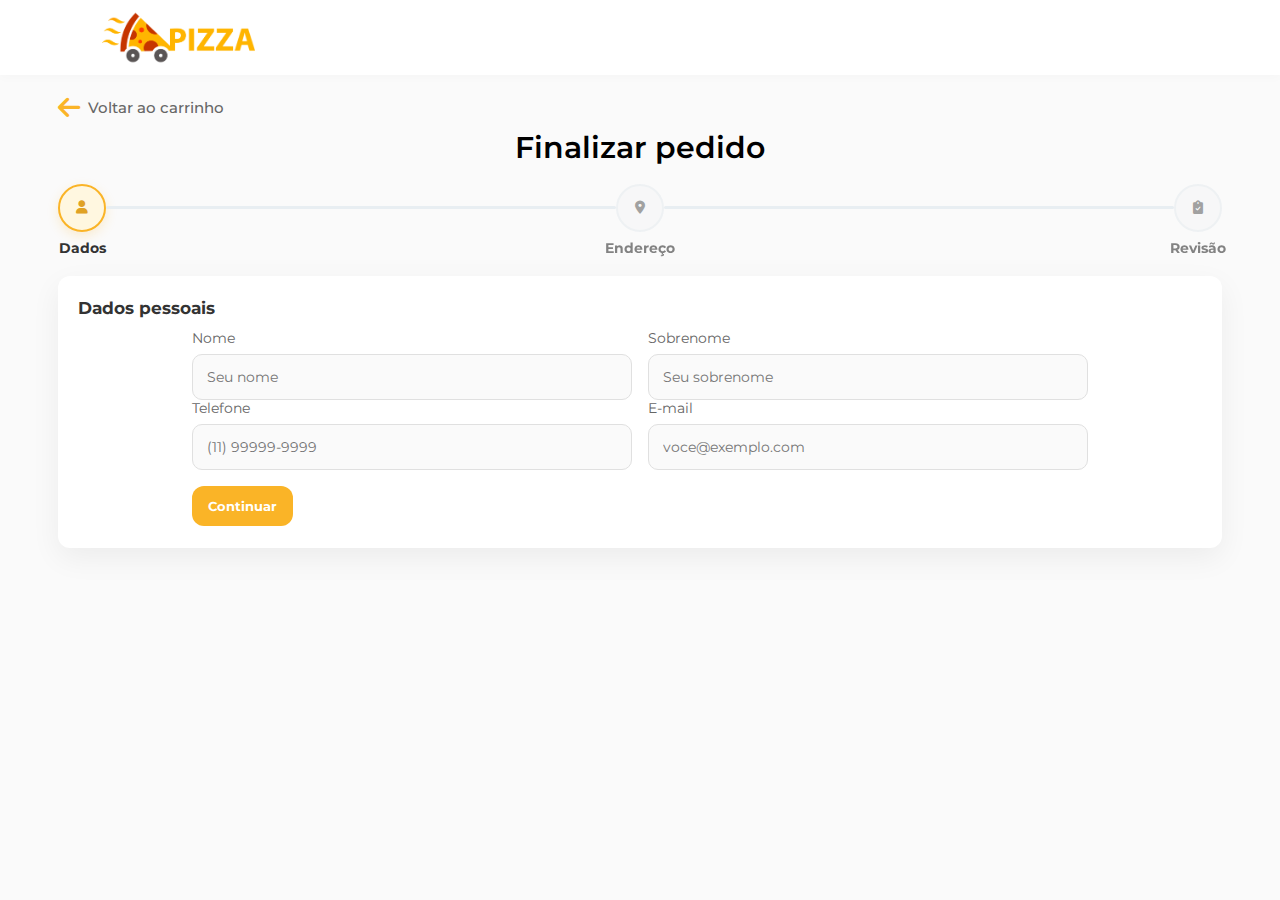
<file: checkout.html>
<!DOCTYPE html>
<html lang="pt-BR">
<head>
  <meta charset="UTF-8">
  <meta http-equiv="X-UA-Compatible" content="IE=edge">
  <meta name="viewport" content="width=device-width, initial-scale=1.0">
  <link rel="shortcut icon" href="favicon.ico" type="image/x-icon">
  <link rel="stylesheet" href="https://cdnjs.cloudflare.com/ajax/libs/font-awesome/6.0.0-beta3/css/all.min.css">
  <link rel="stylesheet" href="css/style.css">
  <link rel="stylesheet" href="css/checkout.css">
  <link href="https://fonts.googleapis.com/css?family=Hepta+Slab:400,700|Lato:400,700&display=swap" rel="stylesheet">
  <title>Checkout - Pizzaria</title>
</head>
<body class="checkout-page">
  <header class="header"></header>

  <main class="checkout">
    <div class="checkout-container">
      <div class="checkout-topbar">
        <a href="menu.html" class="top-link"><i class="fas fa-arrow-left"></i> Voltar ao carrinho</a>
      </div>
      <h1 class="checkout-title">Finalizar pedido</h1>

      <div class="stepper" role="tablist" aria-label="Etapas do checkout">
        <button class="step" data-step="1" type="button" role="tab" aria-current="step" aria-label="Etapa 1: Dados pessoais">
          <span class="step-icon" aria-hidden="true">
            <i class="icon-default fas fa-user"></i>
            <i class="icon-check fas fa-check"></i>
          </span>
          <span class="step-label">Dados</span>
        </button>
        <span class="connector" aria-hidden="true"></span>
        <button class="step" data-step="2" type="button" role="tab" aria-label="Etapa 2: Endereço de entrega" disabled>
          <span class="step-icon" aria-hidden="true">
            <i class="icon-default fas fa-map-marker-alt"></i>
            <i class="icon-check fas fa-check"></i>
          </span>
          <span class="step-label">Endereço</span>
        </button>
        <span class="connector" aria-hidden="true"></span>
        <button class="step" data-step="3" type="button" role="tab" aria-label="Etapa 3: Revisão do pedido" disabled>
          <span class="step-icon" aria-hidden="true">
            <i class="icon-default fas fa-clipboard-check"></i>
            <i class="icon-check fas fa-check"></i>
          </span>
          <span class="step-label">Revisão</span>
        </button>
      </div>

      <div class="checkout-grid">
        <!-- Step 1: Dados pessoais -->
        <section class="card step-card" data-step-content="1">
          <h2 class="card-title">Dados pessoais</h2>
          <form id="personalForm" novalidate>
            <div class="form-row">
              <div class="form-group">
                <label for="nome">Nome</label>
                <input type="text" id="nome" name="nome" placeholder="Seu nome" autocomplete="given-name" required>
              </div>
              <div class="form-group">
                <label for="sobrenome">Sobrenome</label>
                <input type="text" id="sobrenome" name="sobrenome" placeholder="Seu sobrenome" autocomplete="family-name" required>
              </div>
            </div>
            <div class="form-row">
              <div class="form-group">
                <label for="telefone">Telefone</label>
                <input type="tel" id="telefone" name="telefone" placeholder="(11) 99999-9999" autocomplete="tel" inputmode="tel" required>
              </div>
              <div class="form-group">
                <label for="email">E-mail</label>
                <input type="email" id="email" name="email" placeholder="voce@exemplo.com" autocomplete="email" required>
              </div>
            </div>
            <div class="step-actions">
              <button type="button" class="btn-primary" id="goStep2">Continuar</button>
            </div>
          </form>
        </section>

        <!-- Step 2: Endereço -->
        <section class="card step-card" data-step-content="2" hidden>
          <h2 class="card-title">Endereço de entrega</h2>
          <form id="addressForm" novalidate>
            <div class="form-row">
              <div class="form-group cep-group">
                <label for="cep">CEP</label>
                <div class="input-with-action">
                  <input type="text" id="cep" name="cep" placeholder="00000-000" maxlength="9" autocomplete="postal-code" inputmode="numeric" required>
                  <button type="button" id="buscarCep" class="btn-light" aria-label="Buscar CEP"><i class="fas fa-search"></i></button>
                </div>
                <small class="help">Digite o CEP e vamos preencher pra você.</small>
                <small class="input-error" id="cepError"></small>
              </div>
              <div class="form-group">
                <label for="logradouro">Endereço</label>
                <input type="text" id="logradouro" name="logradouro" placeholder="Rua/Avenida" autocomplete="address-line1" required>
              </div>
            </div>

            <div class="form-row">
              <div class="form-group number">
                <label for="numero">Número</label>
                <input type="text" id="numero" name="numero" placeholder="123" autocomplete="address-line2" required>
              </div>
              <div class="form-group complement">
                <label for="complemento">Complemento</label>
                <input type="text" id="complemento" name="complemento" placeholder="Apto, bloco...">
              </div>
            </div>

            <div class="form-row">
              <div class="form-group">
                <label for="bairro">Bairro</label>
                <input type="text" id="bairro" name="bairro" placeholder="Bairro" required>
              </div>
              <div class="form-group">
                <label for="cidade">Cidade</label>
                <input type="text" id="cidade" name="cidade" placeholder="Cidade" required>
              </div>
              <div class="form-group uf">
                <label for="uf">UF</label>
                <input type="text" id="uf" name="uf" placeholder="SP" maxlength="2" required>
              </div>
            </div>

            <div class="step-actions">
              <button type="button" class="btn-ghost" id="backToStep1"><i class="fas fa-arrow-left"></i> Voltar</button>
              <button type="button" class="btn-primary" id="goStep3">Continuar</button>
            </div>
          </form>
        </section>

        <!-- Step 3: Revisão -->
        <section class="card step-card" data-step-content="3" hidden>
          <h2 class="card-title">Revisão do pedido</h2>
          <div class="summary-card">
            <div id="orderItems" class="order-items"></div>
            <div class="totals">
              <div class="row"><span>Itens</span><span id="resumoItens">R$ --</span></div>
              <div class="row"><span>Taxa de entrega</span><span id="resumoEntrega">R$ --</span></div>
              <div class="row"><span>Subtotal</span><span id="resumoSubtotal">R$ --</span></div>
              <div class="row"><span>Desconto (-10%)</span><span id="resumoDesconto">R$ --</span></div>
              <div class="row total"><span>Total</span><span id="resumoTotal">R$ --</span></div>
            </div>
          </div>
          <div class="step-actions">
            <button type="button" class="btn-ghost" id="backToStep2"><i class="fas fa-arrow-left"></i> Voltar</button>
            <a href="payment.html" class="btn-primary" id="goPayment">Prosseguir para o pagamento</a>
          </div>
        </section>
      </div>
    </div>
  </main>

  <script src="js/nav.js"></script>
  <script src="js/checkout.js"></script>
</body>
</html>
</file>
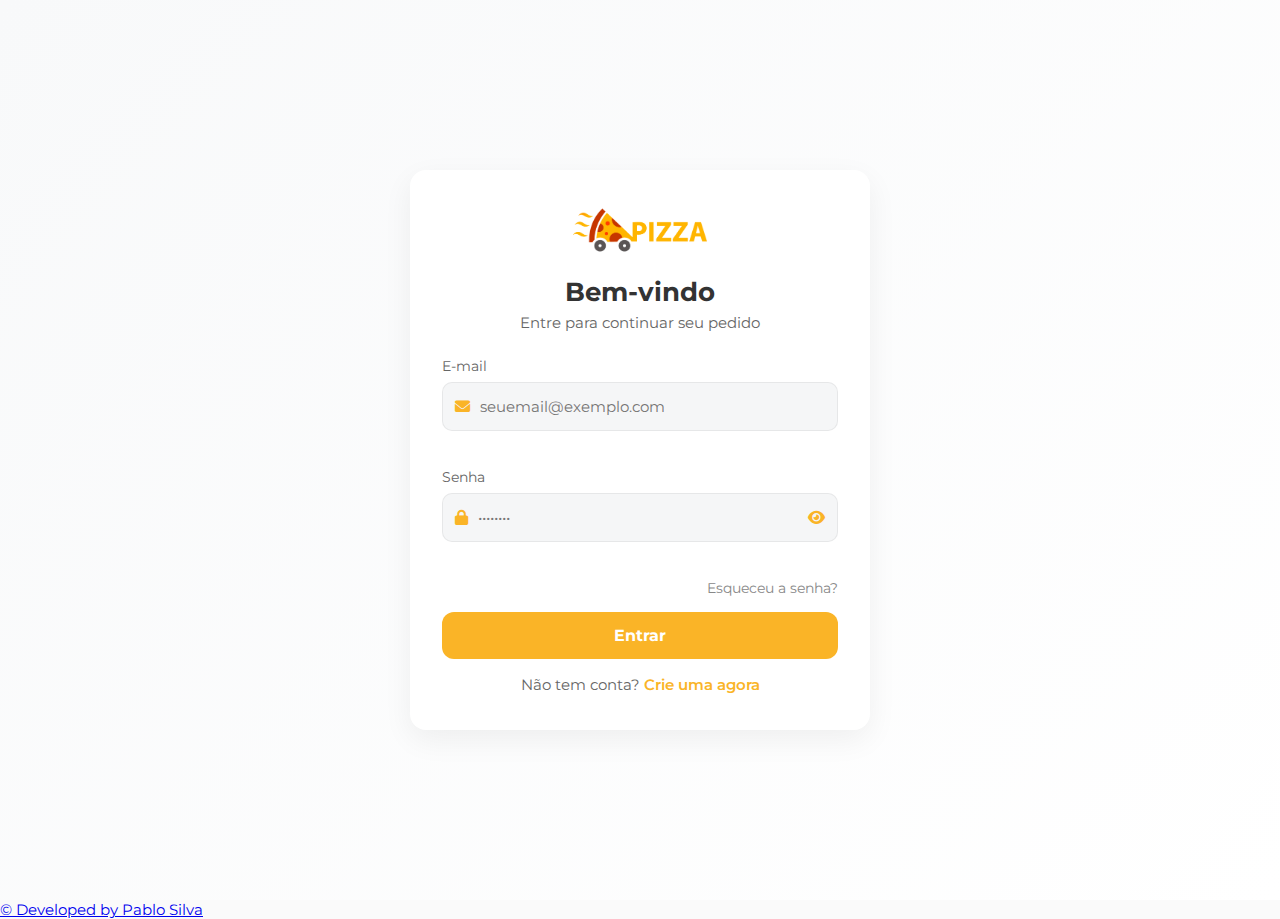
<file: login.html>
<!DOCTYPE html>
<html lang="pt-BR">

<head>
  <meta charset="UTF-8">
  <meta http-equiv="X-UA-Compatible" content="IE=edge">
  <meta name="viewport" content="width=device-width, initial-scale=1.0">
  <link rel="shortcut icon" href="favicon.ico" type="image/x-icon">
  <link rel="stylesheet" href="https://cdnjs.cloudflare.com/ajax/libs/font-awesome/6.0.0-beta3/css/all.min.css">
  <link rel="stylesheet" href="css/style.css">
  <title>Login - Pizzaria</title>
</head>

<body>
  
  <main class="auth">
    <div class="auth-container">
      <div class="auth-card">
        <div class="auth-header">
          <img src="images/logo_pizza.png" alt="Logo Pizzaria" class="auth-logo">
          <h1>Bem-vindo</h1>
          <p>Entre para continuar seu pedido</p>
        </div>

        <form class="auth-form" id="loginForm" novalidate>
          <div class="form-group">
            <label for="email">E-mail</label>
            <div class="input-wrapper">
              <i class="fas fa-envelope"></i>
              <input type="email" id="email" name="email" placeholder="seuemail@exemplo.com" required>
            </div>
            <small class="input-error" id="emailError"></small>
          </div>

          <div class="form-group">
            <label for="password">Senha</label>
            <div class="input-wrapper">
              <i class="fas fa-lock"></i>
              <input type="password" id="password" name="password" placeholder="••••••••" required minlength="6">
              <button type="button" class="toggle-password" aria-label="Mostrar/ocultar senha">
                <i class="fas fa-eye"></i>
              </button>
            </div>
            <small class="input-error" id="passwordError"></small>
          </div>

          <div class="form-actions">
            <a href="#" class="link-muted">Esqueceu a senha?</a>
          </div>

          <button type="submit" class="auth-submit">Entrar</button>
        </form>

        <div class="auth-footer">
          <span>Não tem conta?</span>
          <a href="#" class="link-accent">Crie uma agora</a>
        </div>
      </div>
    </div>
  </main>
  <footer>
    <a href="https://github.com/pabloedusilva" target="_blank">© Developed by Pablo Silva</a>
  </footer>
  

  <script>
    // Toggle password visibility
    document.querySelector('.toggle-password').addEventListener('click', function(){
      const input = document.getElementById('password');
      const icon = this.querySelector('i');
      const isPassword = input.getAttribute('type') === 'password';
      input.setAttribute('type', isPassword ? 'text' : 'password');
      icon.classList.toggle('fa-eye');
      icon.classList.toggle('fa-eye-slash');
    });

    // Simple validation
    const form = document.getElementById('loginForm');
    form.addEventListener('submit', function(e){
      e.preventDefault();
      const email = document.getElementById('email');
      const password = document.getElementById('password');
      const emailError = document.getElementById('emailError');
      const passwordError = document.getElementById('passwordError');

      let valid = true;
      emailError.textContent = '';
      passwordError.textContent = '';

      if(!email.value || !/^\S+@\S+\.\S+$/.test(email.value)){
        emailError.textContent = 'Informe um e-mail válido.';
        valid = false;
      }
      if(!password.value || password.value.length < 6){
        passwordError.textContent = 'A senha deve ter no mínimo 6 caracteres.';
        valid = false;
      }

      if(valid){
        // Simulação de login OK
        this.querySelector('.auth-submit').classList.add('loading');
        this.querySelector('.auth-submit').textContent = 'Entrando...';
        setTimeout(()=>{
          window.location.href = 'menu.html';
        }, 1200);
      }
    });
  </script>
</body>

</html>
</file>
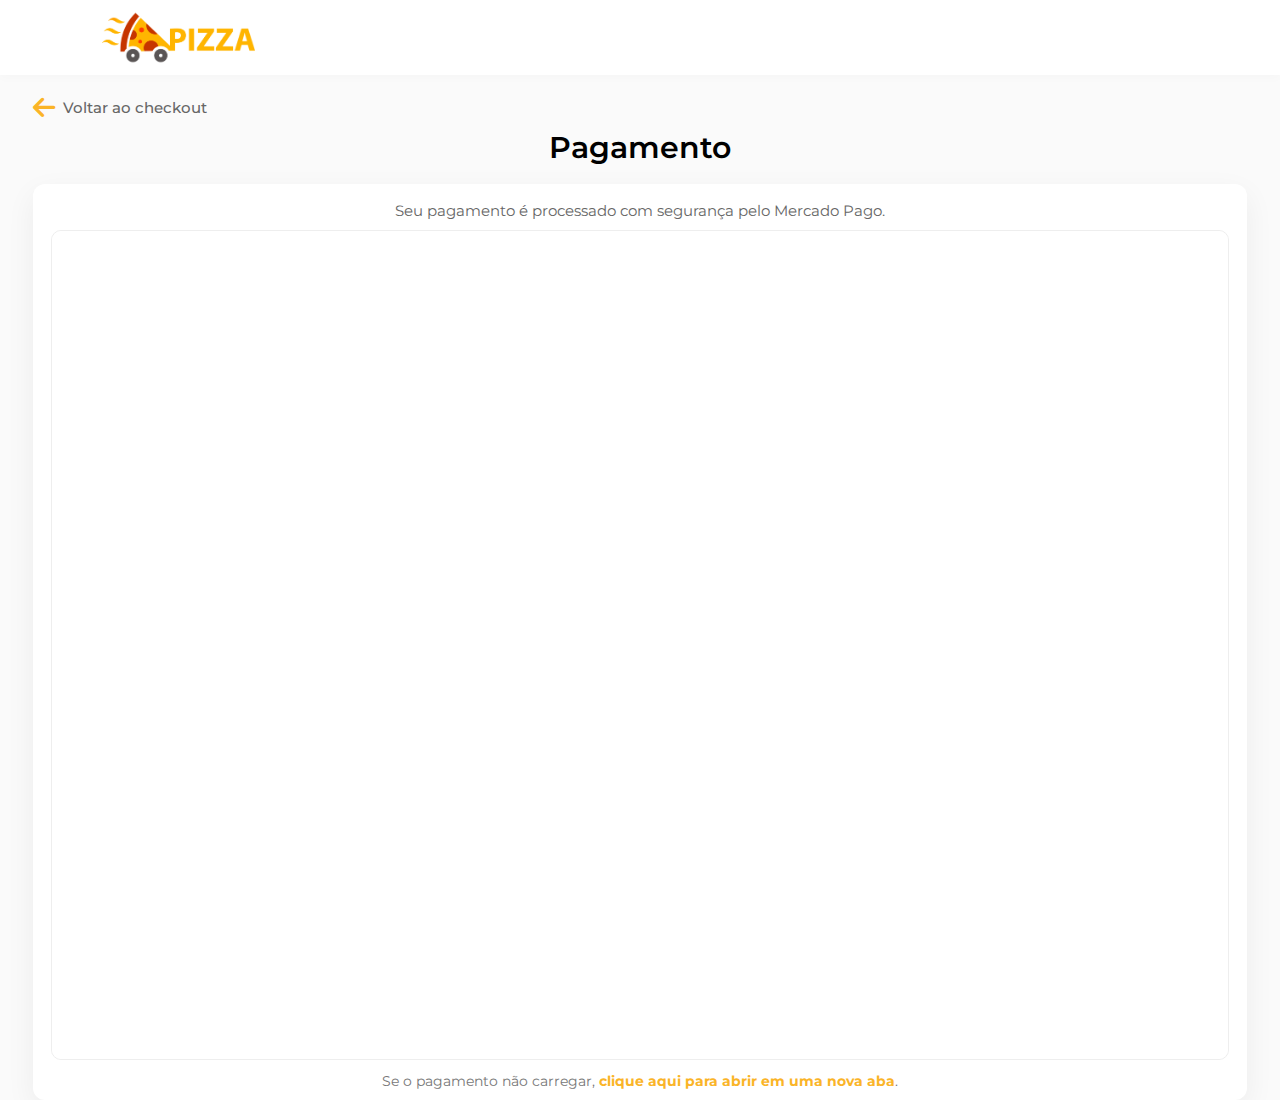
<file: payment.html>
<!DOCTYPE html>
<html lang="pt-BR">
<head>
  <meta charset="UTF-8" />
  <meta http-equiv="X-UA-Compatible" content="IE=edge" />
  <meta name="viewport" content="width=device-width, initial-scale=1.0" />
  <link rel="shortcut icon" href="favicon.ico" type="image/x-icon" />
  <link rel="stylesheet" href="https://cdnjs.cloudflare.com/ajax/libs/font-awesome/6.0.0-beta3/css/all.min.css" />
  <link rel="stylesheet" href="css/style.css" />
  <link rel="stylesheet" href="css/payment.css" />
  <link href="https://fonts.googleapis.com/css?family=Hepta+Slab:400,700|Lato:400,700&display=swap" rel="stylesheet" />
  <title>Pagamento - Pizzaria</title>
  <meta name="robots" content="noindex, nofollow" />
</head>
<body class="payment-page">
  <header class="header"></header>

  <main class="payment">
    <div class="payment-container">
      <div class="payment-topbar">
        <a href="checkout.html" class="top-link"><i class="fas fa-arrow-left"></i> Voltar ao checkout</a>
      </div>
      <h1 class="payment-title">Pagamento</h1>

      <section class="payment-card">
        <div class="payment-info">Seu pagamento é processado com segurança pelo Mercado Pago.</div>
        <div class="payment-frame" role="region" aria-label="Área do pagamento">
          <iframe
            src="https://mpago.la/1323Ut5"
            title="Cobrança - Mercado Pago"
            loading="lazy"
            allowfullscreen
          ></iframe>
        </div>
        <p class="payment-fallback">
          Se o pagamento não carregar, <a href="https://mpago.la/1323Ut5" target="_blank" rel="noopener noreferrer">clique aqui para abrir em uma nova aba</a>.
        </p>
      </section>
    </div>
  </main>

  <script src="js/nav.js"></script>
</body>
</html>
</file>
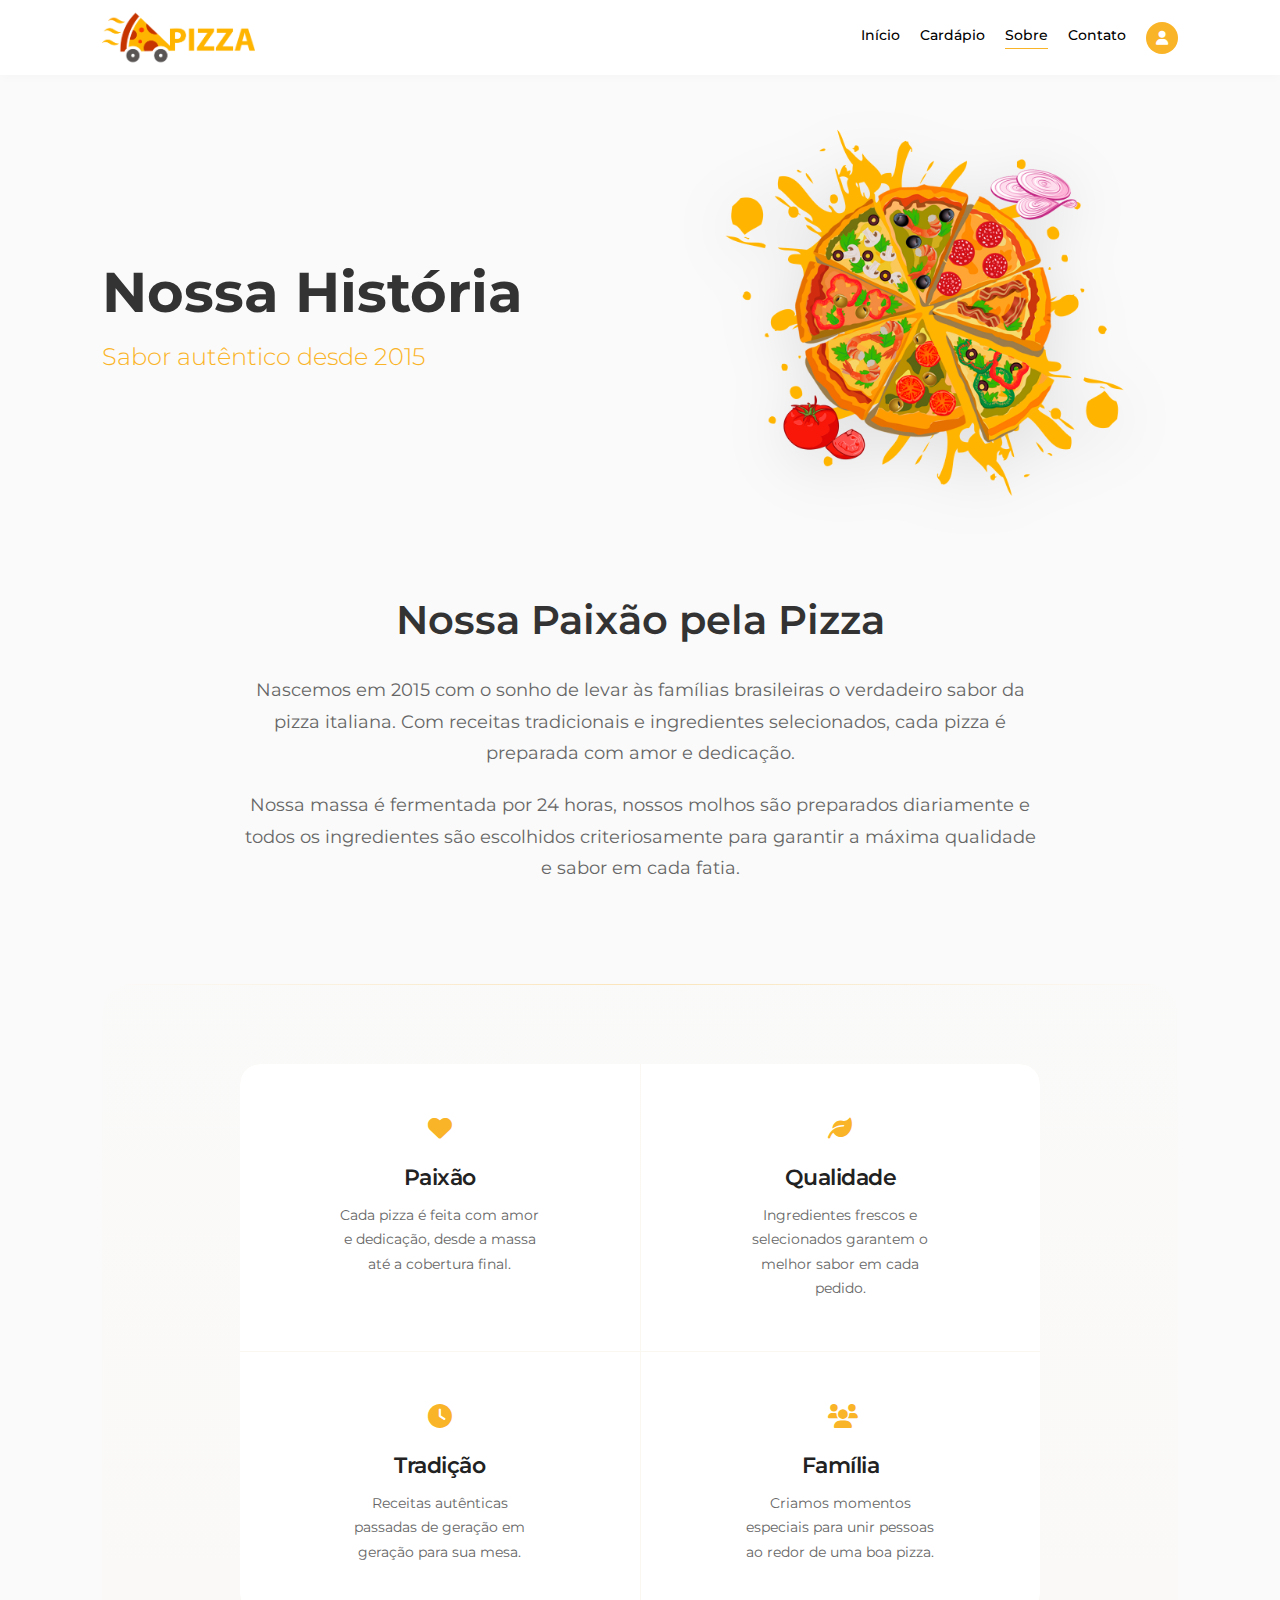
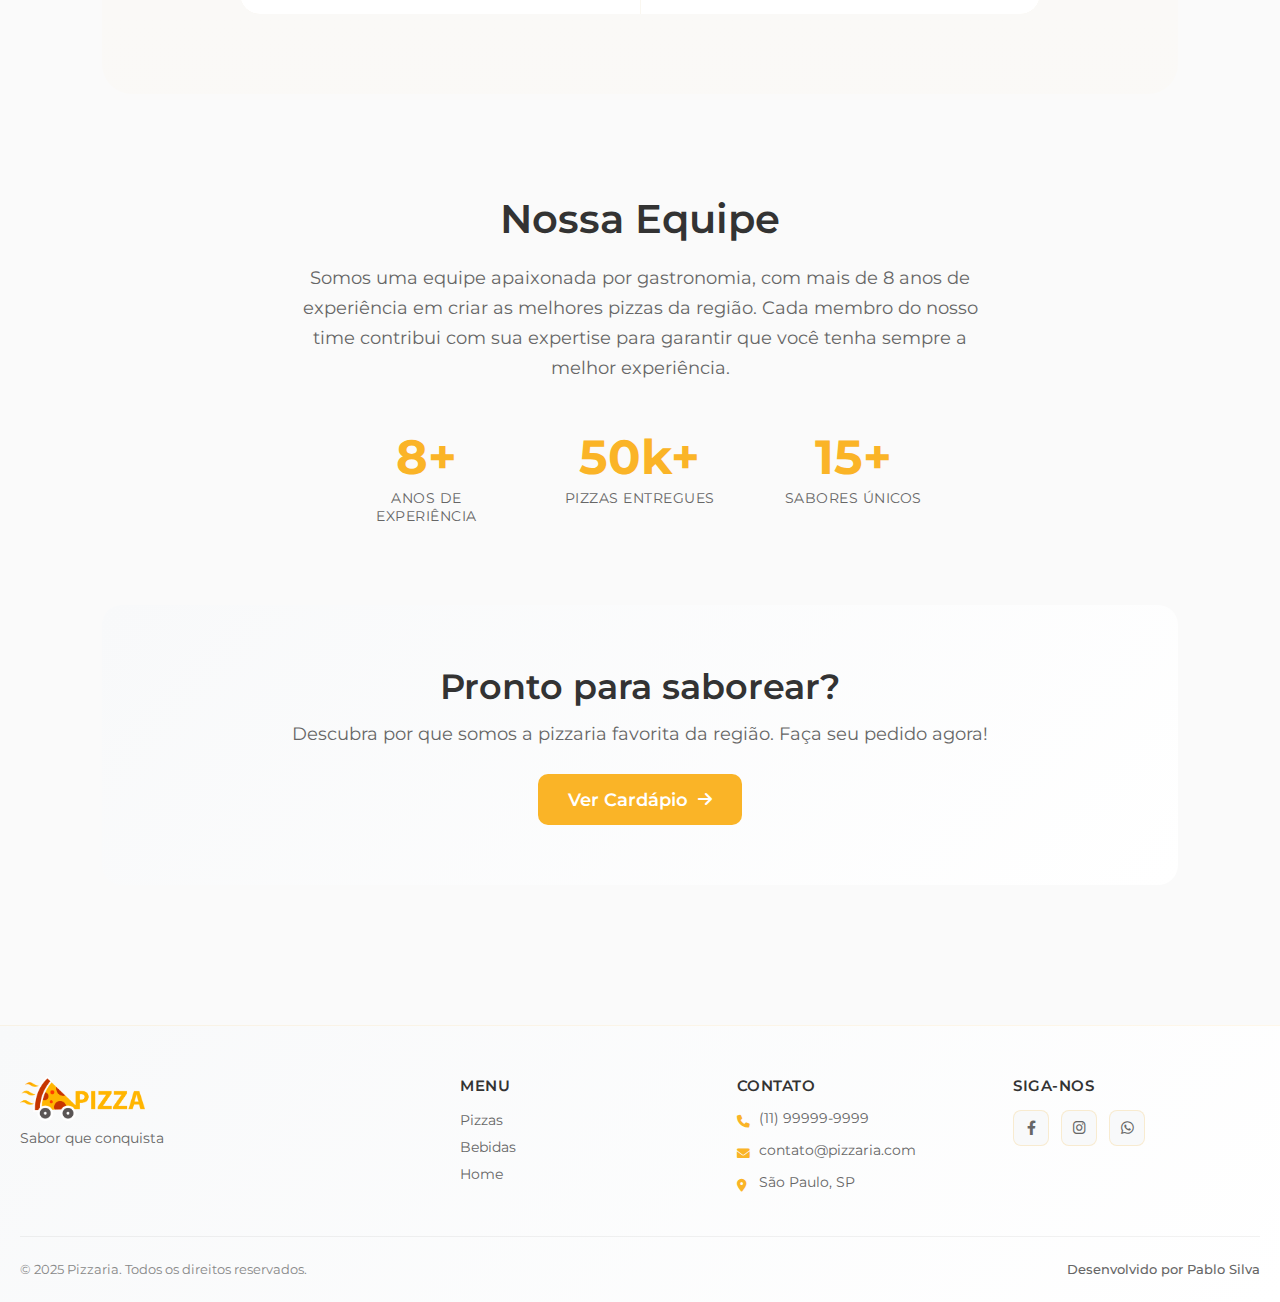
<file: sobre.html>
<!DOCTYPE html>
<html lang="pt-BR">

<head>
  <meta charset="UTF-8">
  <meta name="viewport" content="width=device-width, initial-scale=1.0">
  <meta http-equiv="X-UA-Compatible" content="IE=edge">
  <link rel="shortcut icon" href="favicon.ico" type="image/x-icon">
  <link rel="stylesheet" href="https://cdnjs.cloudflare.com/ajax/libs/font-awesome/6.0.0-beta3/css/all.min.css">
  <link rel="stylesheet" href="css/style.css">
  <link href="https://fonts.googleapis.com/css?family=Hepta+Slab:400,700|Lato:400,700&display=swap" rel="stylesheet">
  <title>Sobre - Pizzaria</title>
</head>

<body>
  <header class="header"></header>

  <div class="container">
    <div class="about-container">
      <main class="about-main">
        <!-- Hero Section -->
        <section class="about-hero">
          <div class="about-hero-content">
            <h1 class="about-title">Nossa História</h1>
            <p class="about-subtitle">Sabor autêntico desde 2015</p>
          </div>
          <div class="about-hero-image">
            <img src="images/pizza-desenho.png" alt="Pizza Artesanal">
          </div>
        </section>

        <!-- Story Section -->
        <section class="about-story">
          <div class="story-content">
            <h2>Nossa Paixão pela Pizza</h2>
            <p>Nascemos em 2015 com o sonho de levar às famílias brasileiras o verdadeiro sabor da pizza italiana. Com receitas tradicionais e ingredientes selecionados, cada pizza é preparada com amor e dedicação.</p>
            <p>Nossa massa é fermentada por 24 horas, nossos molhos são preparados diariamente e todos os ingredientes são escolhidos criteriosamente para garantir a máxima qualidade e sabor em cada fatia.</p>
          </div>
        </section>

        <!-- Mission & Values -->
        <section class="about-values">
          <div class="values-grid">
            <div class="value-item">
              <div class="value-icon">
                <i class="fas fa-heart"></i>
              </div>
              <h3>Paixão</h3>
              <p>Cada pizza é feita com amor e dedicação, desde a massa até a cobertura final.</p>
            </div>
            <div class="value-item">
              <div class="value-icon">
                <i class="fas fa-leaf"></i>
              </div>
              <h3>Qualidade</h3>
              <p>Ingredientes frescos e selecionados garantem o melhor sabor em cada pedido.</p>
            </div>
            <div class="value-item">
              <div class="value-icon">
                <i class="fas fa-clock"></i>
              </div>
              <h3>Tradição</h3>
              <p>Receitas autênticas passadas de geração em geração para sua mesa.</p>
            </div>
            <div class="value-item">
              <div class="value-icon">
                <i class="fas fa-users"></i>
              </div>
              <h3>Família</h3>
              <p>Criamos momentos especiais para unir pessoas ao redor de uma boa pizza.</p>
            </div>
          </div>
        </section>

        <!-- Team Section -->
        <section class="about-team">
          <h2>Nossa Equipe</h2>
          <p class="team-description">
            Somos uma equipe apaixonada por gastronomia, com mais de 8 anos de experiência 
            em criar as melhores pizzas da região. Cada membro do nosso time contribui 
            com sua expertise para garantir que você tenha sempre a melhor experiência.
          </p>
          <div class="team-stats">
            <div class="stat-item">
              <span class="stat-number">8+</span>
              <span class="stat-label">Anos de experiência</span>
            </div>
            <div class="stat-item">
              <span class="stat-number">50k+</span>
              <span class="stat-label">Pizzas entregues</span>
            </div>
            <div class="stat-item">
              <span class="stat-number">15+</span>
              <span class="stat-label">Sabores únicos</span>
            </div>
          </div>
        </section>

        <!-- CTA Section -->
        <section class="about-cta">
          <div class="cta-content">
            <h2>Pronto para saborear?</h2>
            <p>Descubra por que somos a pizzaria favorita da região. Faça seu pedido agora!</p>
            <a href="menu.html" class="cta-button">
              Ver Cardápio
              <i class="fas fa-arrow-right"></i>
            </a>
          </div>
        </section>
      </main>
    </div>
  </div>

  <footer class="modern-footer">
    <div class="footer-container">
      <div class="footer-content">
        <div class="footer-brand">
          <img src="images/logo_pizza.png" alt="Pizzaria Logo" class="footer-logo">
          <p>Sabor que conquista</p>
        </div>
        
        <div class="footer-links">
          <div class="footer-section">
            <h4>Menu</h4>
            <ul>
              <li><a href="menu.html#pizzas">Pizzas</a></li>
              <li><a href="menu.html#bebidas">Bebidas</a></li>
              <li><a href="index.html">Home</a></li>
            </ul>
          </div>
          
          <div class="footer-section">
            <h4>Contato</h4>
            <ul>
              <li>
                <a class="contact-link" href="tel:+5511999999999" aria-label="Ligar para (11) 99999-9999">
                  <i class="fas fa-phone" aria-hidden="true"></i>
                  <span>(11) 99999-9999</span>
                </a>
              </li>
              <li>
                <a class="contact-link" href="mailto:contato@pizzaria.com" aria-label="Enviar e-mail para contato@pizzaria.com">
                  <i class="fas fa-envelope" aria-hidden="true"></i>
                  <span>contato@pizzaria.com</span>
                </a>
              </li>
              <li>
                <a class="contact-link" href="https://www.google.com/maps/search/?api=1&query=S%C3%A3o%20Paulo%2C%20SP" target="_blank" rel="noopener noreferrer" aria-label="Abrir endereço no Google Maps">
                  <i class="fas fa-map-marker-alt" aria-hidden="true"></i>
                  <span>São Paulo, SP</span>
                </a>
              </li>
            </ul>
          </div>
          
          <div class="footer-section">
            <h4>Siga-nos</h4>
            <div class="social-links">
              <a href="#" aria-label="Facebook"><i class="fab fa-facebook-f"></i></a>
              <a href="#" aria-label="Instagram"><i class="fab fa-instagram"></i></a>
              <a href="#" aria-label="WhatsApp"><i class="fab fa-whatsapp"></i></a>
            </div>
          </div>
        </div>
      </div>
      
      <div class="footer-bottom">
        <div class="footer-credits">
          <p>&copy; 2025 Pizzaria. Todos os direitos reservados.</p>
          <p class="dev-credit">
            <a href="https://github.com/pabloedusilva" target="_blank">
              Desenvolvido por Pablo Silva
            </a>
          </p>
        </div>
      </div>
    </div>
  </footer>

  <script src="js/nav.js"></script>
</body>

</html>
</file>
<file: css/style.css>
@import"https://fonts.googleapis.com/css2?family=Montserrat:wght@300;400;500;600;700&display=swap";

* {
    box-sizing: border-box;
    margin: 0;
    padding: 0;
    font-family: "Montserrat", sans-serif
}

body {
    background-color: #fafafa;
    font-size: 15px;
    display: flex;
    flex-direction: column;
    margin: 0;
    min-height: 100vh
}

.loader-content {
    position: fixed;
    left: 0;
    top: 0;
    bottom: 0;
    right: 0;
    z-index: 0;
    background: rgba(255, 255, 255, .96);
    display: flex;
    text-align: center;
    justify-content: center;
    align-items: center;
    min-height: 100vh;
    opacity: 0;
    transition: all .2s
}

.display {
    opacity: 1;
    z-index: 500
}

.loader-circle {
    position: absolute;
    width: 100px;
    height: 100px;
    border-radius: 50%;
    animation: ring 2s linear infinite
}

.loader-circle::before {
    position: absolute;
    content: "";
    left: 0;
    top: 0;
    height: 100%;
    width: 100%;
    border-radius: 50%;
    box-shadow: 0 0 5px rgba(255, 255, 255, .3)
}

@keyframes ring {
    0% {
        transform: rotate(0deg);
        box-shadow: 1px 3px 2px #fab427
    }

    50% {
        transform: rotate(180deg);
        box-shadow: 1px 3px 2px #fab427
    }

    100% {
        transform: rotate(360deg);
        box-shadow: 1px 3px 2px #fab427
    }
}

.loader-text {
    color: #fab427;
    font-size: 10px;
    text-transform: uppercase;
    letter-spacing: .5px;
    line-height: 100px;
    animation: text 2s ease-in-out infinite
}

@keyframes text {
    50% {
        color: #fff
    }
}

.container {
    margin-top: 75px;
    display: flex;
    justify-content: center
}

.container-area {
    width: 1300px;
    display: flex;
    flex-direction: row;
    margin: 25px 0
}

.models {
    display: none
}

html {
    scroll-behavior: smooth
}

.header {
    height: 75px;
    background: #fff;
    display: flex;
    justify-content: center;
    position: fixed;
    left: 0;
    top: 0;
    right: 0;
    z-index: 99;
    box-shadow: 0px 3px 10px rgba(0, 0, 0, .02)
}

.menu-area {
    display: flex;
    justify-content: space-between;
    align-items: center;
    width: 1300px;
    background: #fff
}

.logo {
    display: block;
    height: 55px;
    font-size: 2rem;
    font-weight: 600
}

.logo img {
    height: 100%
}

#checkbox {
    display: none
}

.menu_hamburger {
    position: relative;
    display: none;
    align-items: center;
    justify-content: center;
    padding: 20px;
    cursor: pointer;
    z-index: 99
}

.line {
    position: absolute;
    width: 20px
}

.line-main::before, .line-main::after, .line-split::before, .line-split::after {
    content: "";
    position: absolute;
    width: inherit;
    height: 2px;
    border-radius: 5px;
    background: #fab427;
    transition: transform .5s
}

.line-main::before {
    transform: translateY(-7px)
}

.line-main::after {
    transform: translateY(7px)
}

.line-split::before, .line-split::after {
    width: 10px;
    transition: transform .5s, opacity .5s
}

.line-split::after {
    transform: translateX(10px)
}

#checkbox:checked~.line-main::before {
    transform: rotate(45deg)
}

#checkbox:checked~.line-main::after {
    transform: rotate(-45deg)
}

#checkbox:checked~.line-split::before {
    transform: translateX(-10px);
    opacity: 0
}

#checkbox:checked~.line-split::after {
    transform: translateX(20px);
    opacity: 0
}

.menu ul {
    display: flex;
    list-style: none
}

.menu ul a {
    text-decoration: none;
    color: inherit;
    margin: 5px 10px;
    position: relative;
    padding-bottom: 6px;
    display: block;
    font-size: .85rem;
    font-weight: 500
}

.menu ul a::after {
    content: "";
    position: absolute;
    bottom: 0;
    left: 50%;
    width: 0%;
    height: 1px;
    background: #fab427;
    transition: .2s ease-out
}

.menu ul a:hover::after, .menu .active::after {
    left: 0%;
    width: 100%
}

/* Desktop profile styles */
.desktop-profile-menu {
    display: flex;
    align-items: center;
    margin-left: 10px;
}

.profile-area-desktop {
    position: relative;
    display: flex;
    align-items: center;
    height: 100%;
}

.profile-area-desktop .profile-icon {
    width: 32px;
    height: 32px;
    background: #fab427;
    border-radius: 50%;
    display: flex;
    align-items: center;
    justify-content: center;
    cursor: pointer;
    transition: all 0.3s ease;
    color: #fff;
    font-size: 14px;
}

.profile-area-desktop .profile-icon:hover {
    background: #e0a225;
    transform: scale(1.05);
}

.profile-area-desktop .profile-dropdown {
    position: absolute;
    top: calc(100% + 8px);
    right: 0;
    background: #fff;
    border-radius: 12px;
    box-shadow: 0 10px 30px rgba(0, 0, 0, 0.15);
    min-width: 180px;
    opacity: 0;
    visibility: hidden;
    transform: translateY(-10px);
    transition: all 0.3s cubic-bezier(0.4, 0, 0.2, 1);
    z-index: 1000;
    border: 1px solid rgba(0, 0, 0, 0.05);
}

.profile-area-desktop .profile-dropdown.show {
    opacity: 1;
    visibility: visible;
    transform: translateY(0);
}

.profile-area-desktop .profile-dropdown ul {
    list-style: none;
    padding: 8px 0;
    margin: 0;
    display: flex;
    flex-direction: column;
}

.profile-area-desktop .profile-dropdown li {
    padding: 0;
}

.profile-area-desktop .profile-dropdown a {
    display: flex;
    align-items: center;
    gap: 12px;
    padding: 12px 16px;
    text-decoration: none;
    color: #333;
    font-size: 14px;
    font-weight: 500;
    transition: all 0.2s ease;
}

.profile-area-desktop .profile-dropdown a::after {
    display: none !important;
}

.profile-area-desktop .profile-dropdown a:hover {
    background: #f8f9fa;
    color: #fab427;
}

.profile-area-desktop .profile-dropdown a.logout:hover {
    background: #fee;
    color: #dc3545;
}

.profile-area-desktop .profile-dropdown i {
    font-size: 16px;
    width: 20px;
    text-align: center;
}

.menuMobile-area {
    display: none
}

.mobile-left {
    display: none;
}

.container-menu-mobile {
    display: none;
    line-height: 46px;
    height: 45px;
    cursor: pointer;
    align-items: center;
    gap: 15px;
}

/* Hide mobile profile area in desktop */
@media (min-width: 821px) {
    .profile-area {
        display: none !important;
    }
}

.menu-openner span, .fa-cart-shopping {
    color: #fab427;
    font-size: 1.2rem
}

.pulse {
    cursor: pointer;
    box-shadow: 0 0 0 rgba(250, 180, 39, .5);
    animation: pulse 2s infinite;
    border-radius: 50%
}

@keyframes pulse {
    0% {
        box-shadow: 0 0 0 0 rgba(250, 180, 39, .5)
    }

    70% {
        box-shadow: 0 0 0 10px rgba(250, 180, 39, 0)
    }

    100% {
        box-shadow: 0 0 0 0 rgba(250, 180, 39, 0)
    }
}

/* Profile Styles */
.profile-area {
    position: relative;
    display: none;
}

.profile-icon {
    width: 40px;
    height: 40px;
    background: #fab427;
    border-radius: 50%;
    display: flex;
    align-items: center;
    justify-content: center;
    cursor: pointer;
    transition: all 0.3s ease;
    color: #fff;
    font-size: 16px;
}

.profile-icon:hover {
    background: #e0a225;
    transform: scale(1.05);
}

.profile-dropdown {
    position: absolute;
    top: calc(100% + 8px);
    right: 0;
    background: #fff;
    border-radius: 12px;
    box-shadow: 0 10px 30px rgba(0, 0, 0, 0.15);
    min-width: 180px;
    opacity: 0;
    visibility: hidden;
    transform: translateY(-10px);
    transition: all 0.3s cubic-bezier(0.4, 0, 0.2, 1);
    z-index: 1000;
    border: 1px solid rgba(0, 0, 0, 0.05);
}

.profile-dropdown.show {
    opacity: 1;
    visibility: visible;
    transform: translateY(0);
}

.profile-dropdown ul {
    list-style: none;
    padding: 8px 0;
    margin: 0;
}

.profile-dropdown li {
    padding: 0;
}

.profile-dropdown a {
    display: flex;
    align-items: center;
    gap: 12px;
    padding: 12px 16px;
    text-decoration: none;
    color: #333;
    font-size: 14px;
    font-weight: 500;
    transition: all 0.2s ease;
}

.profile-dropdown a::after {
    display: none !important;
}

.profile-dropdown i {
    font-size: 16px;
    width: 20px;
    text-align: center;
}

.fa-arrow-left {
    font-size: 1.6rem;
    color: #fab427
}

.menu-closer {
    text-align: center;
    line-height: 40px;
    width: 40px;
    height: 40px;
    display: none;
    font-size: 1.4rem
}

aside {
    background-color: #fff;
    position: sticky;
    border-radius: 15px;
    width: 0%;
    transition: all ease .5s;
    overflow-x: hidden;
    box-shadow: 0px 5px 10px rgba(0, 0, 0, .02)
}

.success {
    display: flex;
    justify-content: center;
    align-items: center;
    color: #555;
    padding: 35px;
    flex-direction: column
}

.success .pedido-finalizado {
    display: flex;
    align-items: center
}

.success span {
    font-size: 14px;
    padding: 10px 0 0 0
}

aside.show {
    width: 27%
}

.cart--area {
    padding: 30px
}

main {
    flex: 1
}

.titulo--h1 {
    font-weight: 300;
    margin-bottom: 15px;
    text-align: center
}

h1 {
    font-weight: 600
}

.pizza-area,
.drinks-area {
    display: flex;
    flex-wrap: wrap;
    justify-content: center
}

.pizza-item {
    text-align: center;
    width: 250px;
    margin: 8px;
    padding: 0 10px;
    background: #fafafa;
    border-radius: 15px;
    box-shadow: 0px 5px 10px rgba(0, 0, 0, .06);
    transition: all ease .2s;
    z-index: 1;
    cursor: pointer
}

.pizza-item:hover {
    box-shadow: 0px 5px 15px rgba(0, 0, 0, .084);
    background-color: #fff
}

.pizza-item a {
    display: flex;
    height: 100%;
    flex-direction: column;
    align-items: center;
    text-decoration: none;
    border-radius: 15px
}

.pizza-item--img {
    width: 200px;
    height: 200px;
    margin: 35px 10px 0;
    background-color: #eee;
    border-radius: 100px;
    box-shadow: 0px 10px 50px rgba(0, 0, 0, .02);
    z-index: -1
}

.pizza-item--img img {
    width: 100%;
    height: auto
}

.pizza-item--add {
    width: 50px;
    height: 50px;
    line-height: 50px;
    border-radius: 50%;
    background: #fab427;
    text-align: center;
    color: #fff;
    font-size: 22px;
    border: #ffffff solid 3px;
    cursor: pointer;
    margin-top: -25px;
    font-weight: 600;
    transition: all ease .3s
}

.pizza-item--price {
    font-size: 15px;
    color: #333;
    margin-top: 5px
}

.pizza-item--name {
    width: 200px;
    font-size: 1.2rem;
    font-weight: bold;
    color: #333;
    margin: 5px 10px
}

.pizza-item--desc {
    width: 200px;
    font-size: .75rem;
    color: #555;
    padding: 10px 10px 20px
}

.pizzaWindowArea {
    position: fixed;
    left: 0;
    top: 0;
    bottom: 0;
    right: 0;
    background-color: rgba(255, 255, 255, .5);
    display: none;
    transition: all ease .5s;
    justify-content: center;
    align-items: center;
    overflow-y: auto;
    z-index: 99
}

.pizzaWindowBody {
    width: 900px;
    background-color: #fff;
    border-radius: 10px;
    box-shadow: 0px 10px 25px rgba(153, 153, 153, .342);
    display: flex;
    margin: 20px 0px
}

.pizzaWindowBody.modal {
    padding: 10px 50px
}

/* Rating modal */
.pizzaWindowBody.modal.rating {
    max-width: 560px;
    width: 96%;
    margin: 20px;
    padding: 26px 28px;
    display: block;
}

.rating-content { text-align: center; }
.rating-title { margin: 10px 0 6px; font-size: 22px; font-weight: 700; color: #333; }
.rating-subtitle { margin: 0 0 14px; font-size: 14px; color: #777; }

.rating-stars { display: inline-flex; gap: 10px; padding: 12px 0 6px; }
.rating-stars .star { font-size: 28px; color: #ddd; cursor: pointer; transition: color .2s ease, transform .15s ease; }
.rating-stars .star:hover { transform: translateY(-1px); }
.rating-stars .star.active { color: #fab427; }

.rating-note { margin: 12px 0 6px; }
.rating-textarea {
    width: 100%;
    padding: 12px 14px;
    border: 1px solid #e0e0e0;
    border-radius: 10px;
    font-size: 14px;
    color: #555;
    background: #fafafa;
    outline: none;
    transition: all .2s ease;
    resize: vertical;
}
.rating-textarea:focus { border-color: #fab427; background: #fff; box-shadow: 0 0 0 3px rgba(250,180,39,.12); }

.rating-submit[disabled] { opacity: .6; cursor: not-allowed; filter: grayscale(.15); }

.rating .pizzaInfo--cancelMobileButton.rating-close { display: none; }

.rating-skip {
    display: inline-block;
    margin-top: 10px;
    background: transparent;
    border: none;
    color: #888;
    font-size: 0.9rem;
    cursor: pointer;
    text-decoration: underline;
    text-underline-offset: 3px;
    transition: color .2s ease;
}
.rating-skip:hover { color: #666; }

@media (max-width: 820px) {
    .pizzaWindowBody.modal.rating { height: auto; padding: 24px 22px; }
    .rating .pizzaInfo--cancelMobileButton.rating-close { display: block; margin-bottom: 8px; }
}

.pizzaBig {
    flex: 1;
    display: flex;
    flex-direction: column;
    justify-content: center;
    align-items: center
}

.image-disclaimer {
    margin-top: 8px;
    font-size: 11px;
    color: #ccc;
    font-style: italic;
    text-align: center
}

.pizzaBig img {
    height: 350px;
    width: auto
}

.pizzaBig--back {
    position: absolute;
    width: 30px;
    height: 30px;
    background-color: #000
}

.pizzaInfo {
    flex: 1;
    padding-bottom: 50px
}

.pizzaInfo h1 {
    margin-top: 50px
}

.pizzaInfo .pizzaInfo--desc {
    font-size: 15px;
    color: #999;
    margin-top: 10px;
    width: 90%
}

.pizzaInfo--sector {
    color: #ccc;
    text-transform: uppercase;
    font-size: 14px;
    margin-top: 30px;
    margin-bottom: 10px
}

.pizzaInfo--sizes {
    display: inline-flex;
    border-radius: 10px;
    overflow: hidden
}

.pizzaInfo--size {
    padding: 10px 15px;
    color: #000;
    background-color: #eee;
    font-size: 13px;
    font-weight: bold;
    cursor: pointer;
    transition: all .3s
}

.pizzaInfo--size:hover {
    background-color: #ccc
}

.pizzaInfo--size span {
    font-size: 12px;
    color: #999;
    font-weight: normal
}

.pizzaInfo--size.selected {
    background-color: #fab427;
    color: #fff
}

.pizzaInfo--size.selected span {
    color: #fff
}

.pizzaInfo--price {
    display: flex;
    align-items: center
}

.pizzaInfo--actualPrice {
    font-size: 28px;
    width: 30%;
    margin-right: 30px
}

.pizzaInfo--qtarea {
    display: inline-flex;
    background-color: #eee;
    border-radius: 10px;
    height: 30px
}

.pizzaInfo--qtarea button {
    border: 0;
    background-color: rgba(0, 0, 0, 0);
    font-size: 17px;
    outline: 0;
    cursor: pointer;
    padding: 0px 10px;
    color: #333
}

.pizzaInfo--qt {
    line-height: 30px;
    font-size: 12px;
    font-weight: bold;
    padding: 0px 5px;
    color: #000
}

.pizzaInfo--addButton {
    margin-top: 30px;
    padding: 20px 30px;
    border-radius: 20px;
    background-color: #fab427;
    border: none; /* remove borda padrão quando usado como <button> */
    color: #fff;
    display: inline-block;
    cursor: pointer;
    margin-right: 30px;
    transition: all .3s
}

.pizzaInfo--addButton:hover {
    background-color: #e0a225
}

.pizzaInfo--cancelButton {
    display: inline-block;
    cursor: pointer
}

.pizzaInfo--cancelMobileButton {
    display: none;
    height: 40px;
    line-height: 40px;
    margin-bottom: 5px;
    color: #888;
    font-weight: bold
}

.cart {
    margin-bottom: 20px
}

.cart--item {
    display: flex;
    align-items: center;
    margin: 10px 0
}

.cart--item img {
    width: 40px;
    height: 40px;
    margin-right: 10px
}

.cart--item-nome {
    flex: 1
}

.cart--item--qtarea {
    display: inline-flex;
    background-color: #eee;
    border-radius: 10px;
    height: 30px
}

.cart--item--qtarea button {
    border: 0;
    background-color: rgba(0, 0, 0, 0);
    font-size: 17px;
    outline: 0;
    cursor: pointer;
    padding: 0px 10px;
    color: #333
}

.cart--item--qt {
    line-height: 30px;
    font-size: 12px;
    font-weight: bold;
    padding: 0px 5px;
    color: #000
}

.cart--totalitem {
    padding: 15px 0;
    border-top: 1px solid #ddd;
    color: #999;
    display: flex;
    justify-content: space-between;
    font-size: 15px
}

.cart--totalitem span:first-child {
    font-weight: bold
}

.cart--totalitem.big {
    font-size: 20px;
    color: #000;
    font-weight: bold
}

.cart--finalizar {
    padding: 20px 30px;
    border-radius: 13px;
    background-color: #48d05f;
    color: #fff;
    cursor: pointer;
    text-align: center;
    margin-top: 20px;
    transition: all ease .2s
}

.cart--finalizar:hover {
    background-color: #35af4a
}

.success-img {
    color: #48d05f;
    font-size: 3rem;
    margin-right: 20px
}

/* Modern Footer Styles */
.modern-footer {
    background: linear-gradient(135deg, #f8f9fa 0%, #fff 100%);
    border-top: 1px solid rgba(250, 180, 39, 0.1);
    margin-top: 60px;
    font-family: "Montserrat", sans-serif;
}

.footer-container {
    max-width: 1300px;
    margin: 0 auto;
    padding: 0 20px;
}

.footer-content {
    display: grid;
    grid-template-columns: 1fr 2fr;
    gap: 40px;
    padding: 50px 0 30px;
    align-items: start;
}

.footer-logo {
    height: 45px;
    width: auto;
    margin-bottom: 8px;
    display: block;
}

.footer-brand p {
    font-size: 0.9rem;
    color: #666;
    font-weight: 400;
    margin: 0;
}

.footer-links {
    display: grid;
    grid-template-columns: repeat(3, 1fr);
    gap: 30px;
}

.footer-section h4 {
    font-size: 0.95rem;
    font-weight: 600;
    color: #333;
    margin-bottom: 15px;
    text-transform: uppercase;
    letter-spacing: 0.5px;
}

.footer-section ul {
    list-style: none;
    padding: 0;
    margin: 0;
}

.footer-section li {
    margin-bottom: 8px;
}

.footer-section a {
    text-decoration: none;
    color: #666;
    font-size: 0.85rem;
    font-weight: 400;
    transition: color 0.3s ease;
    display: inline-block;
    position: relative;
}

.footer-section a::after {
    content: '';
    position: absolute;
    width: 0;
    height: 1px;
    bottom: -2px;
    left: 0;
    background: #fab427;
    transition: width 0.3s ease;
}

.footer-section a:hover {
    color: #fab427;
}

.footer-section a:hover::after {
    width: 100%;
}

.footer-section span {
    color: #666;
    font-size: 0.85rem;
    display: flex;
    align-items: center;
    gap: 8px;
    margin-bottom: 8px;
}

.footer-section span i {
    color: #fab427;
    font-size: 0.8rem;
    width: 14px;
}

/* Contact link inside footer: icon + text clickable */
.footer-section .contact-link {
    display: inline-flex;
    align-items: center;
    gap: 8px;
    color: #666;
    font-size: 0.85rem;
    text-decoration: none;
    position: relative;
}

.footer-section .contact-link i {
    color: #fab427;
    font-size: 0.8rem;
    width: 14px;
}

.footer-section .contact-link:hover {
    color: #fab427;
}

.footer-section .contact-link::after {
    content: '';
    position: absolute;
    width: 0;
    height: 1px;
    bottom: -2px;
    left: 0;
    background: #fab427;
    transition: width 0.3s ease;
}

.footer-section .contact-link:hover::after {
    width: 100%;
}

.social-links {
    display: flex;
    gap: 12px;
    margin-top: 5px;
}

.social-links a {
    display: flex;
    align-items: center;
    justify-content: center;
    width: 36px;
    height: 36px;
    background: #f8f9fa;
    border: 1px solid rgba(250, 180, 39, 0.2);
    border-radius: 8px;
    color: #666;
    font-size: 0.9rem;
    transition: all 0.3s ease;
    text-decoration: none;
}

.social-links a:hover {
    background: #fab427;
    color: #fff;
    border-color: #fab427;
    transform: translateY(-2px);
}

.footer-bottom {
    border-top: 1px solid rgba(0, 0, 0, 0.05);
    padding: 25px 0;
}

.footer-credits {
    display: flex;
    justify-content: space-between;
    align-items: center;
    flex-wrap: wrap;
    gap: 15px;
}

.footer-credits p {
    margin: 0;
    font-size: 0.8rem;
    color: #888;
    font-weight: 400;
}

.dev-credit a {
    color: #666;
    text-decoration: none;
    font-weight: 500;
    position: relative;
    transition: color 0.3s ease;
}

.dev-credit a::after {
    content: '';
    position: absolute;
    width: 0;
    height: 1px;
    bottom: -2px;
    left: 0;
    background: #fab427;
    transition: width 0.3s ease;
}

.dev-credit a:hover {
    color: #fab427;
}

.dev-credit a:hover::after {
    width: 100%;
}

/* Responsive Footer */
@media (max-width: 820px) {
    .footer-content {
        grid-template-columns: 1fr;
        gap: 30px;
        padding: 40px 0 25px;
        text-align: center;
    }
    
    .footer-logo {
        margin: 0 auto 8px;
    }
    
    .footer-links {
        grid-template-columns: 1fr;
        gap: 25px;
    }
    
    .footer-section {
        text-align: center;
    }
    
    .footer-section span {
        justify-content: center;
    }
    
    .footer-section .contact-link {
        justify-content: center;
    }
    
    .social-links {
        justify-content: center;
    }
    
    .footer-credits {
        flex-direction: column;
        text-align: center;
        gap: 10px;
    }
}

@media (max-width: 480px) {
    .footer-container {
        padding: 0 15px;
    }
    
    .footer-content {
        padding: 30px 0 20px;
    }
    
    .footer-brand h3 {
        font-size: 1.5rem;
    }
    
    .footer-links {
        gap: 20px;
    }
    
    .social-links a {
        width: 32px;
        height: 32px;
        font-size: 0.8rem;
    }
}

@media(max-width: 1300px) {
    .menu-area, .container-area {
        padding: 0 8%
    }
}

@media(max-width: 1250px) {
    aside.show {
        width: 35%
    }
}

@media(max-width: 979px) {
    aside.show {
        width: 50%
    }
}

@media(max-width: 820px) {
    body {
        background: #fff;
        flex-direction: column;
        justify-content: center
    }

    .header {
        box-shadow: none
    }

    .pizza-item {
        width: 280px;
        background: #fff;
        margin-top: 15px
    }

    .mobile-left {
        display: flex;
        align-items: center;
    }

    .container-menu-mobile {
        display: flex;
    }

    .menu_hamburger {
        display: inline-flex
    }

    .menu-area {
        justify-content: space-between;
        align-items: center;
        position: relative;
    }

    .logo {
        position: absolute;
        left: 50%;
        transform: translateX(-50%);
        height: 40px;
    }

    .menu {
        position: fixed;
        top: 0;
        left: 0;
        z-index: 98;
        display: flex;
        justify-content: center;
        width: 0px;
        height: 100vh;
        padding-top: 75px;
        background: rgba(255, 255, 255, .888);
        overflow-x: hidden;
        overflow-y: auto;
        transition: all ease .5s
    }

    .menu ul {
        flex-direction: column;
        padding-left: 40px
    }

    .menu li {
        display: block;
        padding: 8px;
        text-align: center
    }

    .menu-opened {
        width: 200px !important
    }

    .menuMobile-area {
        display: flex;
        z-index: 99;
    }

    .profile-area {
        display: flex;
    }

    /* Hide desktop profile in mobile */
    .desktop-profile-menu {
        display: none !important;
    }

    aside {
        width: auto;
        position: fixed;
        left: 100vw;
        right: 0;
        top: 0;
        bottom: 0;
        transition: all ease .5s
    }

    aside.show {
        width: auto;
        z-index: 99
    }

    .cart--area {
        width: 100vw
    }

    .cart--item--qtarea {
        height: 45px
    }

    .cart--item--qtarea button {
        padding: 0px 18px
    }

    .cart--item--qt {
        line-height: 45px;
        font-size: 15px
    }

    .menu-closer {
        display: block;
        margin-bottom: 25px
    }

    /* Garanta que todos os modais fiquem centralizados também no mobile */
    .pizzaWindowArea {
        justify-content: center;
        align-items: center;
        padding: 20px; /* padding horizontal evita que a sombra seja cortada nas bordas */
    }

    .success {
        flex-direction: column;
        align-items: center;
        text-align: center;
        padding: 0 25px 20px
    }

    .success .pedido-finalizado {
        padding-top: 30px;
        flex-direction: column
    }

    .success span {
        display: block;
        font-size: 12px;
        padding: 15px 0
    }

    .success-img {
        margin: 30px 20px 0;
        line-height: 63px
    }

    .pizzaWindowBody {
        width: 100vw;
        display: block;
        border-radius: 0;
        /* manter sombra também no mobile */
        box-shadow: 0px 10px 25px rgba(153, 153, 153, .342);
        margin: 0;
        z-index: 99
    }

    .pizzaWindowBody.modal {
        padding: 25px 20px;
        height: auto;
    }

    .pizzaBig img {
        width: 60%;
        height: auto
    }

    .pizzaInfo h1 {
        margin-top: 5px;
        font-size: 22px
    }

    .pizzaInfo .pizzaInfo--desc {
        font-size: 12px
    }

    .pizzaInfo--sector {
        font-size: 12px;
        margin-top: 20px
    }

    .pizzaInfo--price {
        justify-content: space-between
    }

    .pizzaInfo--price .pizzaInfo--actualPrice {
        font-size: 22px
    }

    .pizzaInfo--size {
        padding: 10px;
        font-size: 12px
    }

    .pizzaInfo--size span {
        font-size: 10px
    }

    .pizzaInfo--qtarea {
        height: 40px
    }

    .pizzaInfo--qtarea button {
        font-size: 23px;
        padding: 0px 13px
    }

    .pizzaInfo--qt {
        line-height: 40px;
        font-size: 15px
    }

    .pizzaInfo--addButton {
        font-size: 15px;
        display: block;
        text-align: center;
        margin: 18px auto;
        padding: 15px 20px;
        border-radius: 10px
    }

    .pizzaInfo--cancelButton {
        display: none
    }

    .pizzaInfo--cancelMobileButton {
        display: block
    }

    /* Responsive para campo de personalização */
    .pizzaInfo--customizearea {
        margin-top: 15px !important;
    }
    
    .customize-input {
        font-size: 13px !important;
        padding: 10px 12px !important;
    }
    
    .customize-helper {
        font-size: 11px !important;
        margin-top: 4px !important;
    }
}

/* Estilos para personalização de pizza */
.pizzaInfo--customizearea {
    display: none;
}

.customize-input {
    width: 100%;
    padding: 12px 15px;
    border: 1px solid #e0e0e0;
    border-radius: 8px;
    font-size: 14px;
    color: #555;
    background: #fafafa;
    outline: none;
    transition: all 0.3s ease;
    box-sizing: border-box;
}

.customize-input:focus {
    border-color: #fab427;
    background: #fff;
}

.customize-helper {
    display: block;
    margin-top: 6px;
    font-size: 12px;
    color: #999;
    font-style: italic;
}

/* Carousel clean */
.hero-carousel {
    margin-top: 75px;
    display: flex;
    justify-content: center;
    align-items: center;
    background: #fff
}

.hero-carousel .carousel-track {
    position: relative;
    width: 100%;
    max-width: 1300px;
    height: 300px;
    overflow: hidden;
    border-radius: 5px
}

.hero-carousel .carousel-slide {
    position: absolute;
    inset: 0;
    opacity: 0;
    transition: opacity .8s ease
}

.hero-carousel .carousel-slide.active {
    opacity: 1
}

.hero-carousel img {
    width: 100%;
    height: 100%;
    object-fit: cover;
    display: block;
    filter: contrast(1.03) saturate(1.02)
}

.hero-carousel .carousel-caption {
    position: absolute;
    left: 0;
    right: 0;
    bottom: 0;
    padding: 14px 18px;
    font-weight: 600;
    color: #fff;
    background: linear-gradient(to top, rgba(0, 0, 0, .45), rgba(0, 0, 0, 0));
    font-size: 1rem
}

@media(max-width: 820px) {
    .hero-carousel .carousel-track {
        height: 220px
    }
}

@media(max-width: 480px) {
    .hero-carousel .carousel-track {
        height: 180px
    }

    .hero-carousel .carousel-caption {
        font-size: .9rem;
        padding: 10px 12px
    }

    .logo {
        height: 35px;
    }
}

/* About Page Styles */
.about-container {
    width: 1300px;
    margin: 0 auto;
    padding: 0 20px;
}

/* Auth (Login) Page Styles */
.auth {
    display: flex;
    justify-content: center;
    align-items: center;
    min-height: 100vh;
    background: linear-gradient(135deg, #f8f9fa 0%, #fff 100%);
}

.auth-container {
    width: 100%;
    max-width: 1300px;
    padding: 40px 20px;
}

.auth-card {
    max-width: 460px;
    margin: 0 auto;
    background: #fff;
    border-radius: 16px;
    box-shadow: 0 10px 30px rgba(0,0,0,0.06);
    padding: 36px 32px;
}

.auth-header {
    text-align: center;
    margin-bottom: 26px;
}

.auth-logo {
    height: 48px;
    width: auto;
    margin-bottom: 12px;
    display: inline-block;
}

.auth-header h1 {
    font-size: 1.6rem;
    font-weight: 700;
    color: #333;
    margin: 6px 0 6px;
}

.auth-header p {
    font-size: 0.95rem;
    color: #666;
    margin: 0;
}

.auth-form .form-group { margin-bottom: 16px; }
.auth-form label {
    display: block;
    font-size: 0.85rem;
    color: #666;
    margin-bottom: 8px;
}

.input-wrapper {
    position: relative;
    display: flex;
    align-items: center;
    background: #f5f6f7;
    border: 1px solid rgba(0,0,0,0.06);
    border-radius: 10px;
    padding: 0 12px;
    transition: all .2s ease;
}

.input-wrapper:focus-within {
    background: #fff;
    border-color: rgba(250, 180, 39, 0.5);
    box-shadow: 0 0 0 3px rgba(250, 180, 39, 0.15);
}

.input-wrapper i.fas { color: #fab427; font-size: 0.95rem; }
.input-wrapper input {
    border: none;
    outline: none;
    background: transparent;
    padding: 14px 10px;
    width: 100%;
    font-size: 0.95rem;
    color: #333;
}

.toggle-password {
    border: none;
    background: transparent;
    color: #999;
    cursor: pointer;
    padding-left: 8px;
}

.input-error { color: #d13b3b; font-size: 0.78rem; margin-top: 6px; display: block; min-height: 16px; }

.form-actions {
    display: flex;
    justify-content: flex-end;
    margin: 2px 0 16px;
}

.link-muted { color: #888; font-size: 0.85rem; text-decoration: none; }
.link-muted:hover { color: #666; }

.auth-submit {
    width: 100%;
    padding: 14px 18px;
    border-radius: 12px;
    border: none;
    background: #fab427;
    color: #fff;
    font-weight: 700;
    font-size: 1rem;
    cursor: pointer;
    transition: all .3s ease;
}

.auth-submit:hover { background: #e0a225; transform: translateY(-1px); }
.auth-submit.loading { opacity: .85; cursor: wait; }

.auth-footer {
    text-align: center;
    margin-top: 16px;
    color: #666;
}
.auth-footer .link-accent {
    color: #fab427;
    text-decoration: none;
    font-weight: 600;
}
.auth-footer .link-accent:hover { color: #e0a225; }

@media (max-width: 520px) {
    .auth-card { padding: 28px 22px; border-radius: 14px; }
    .auth-header h1 { font-size: 1.4rem; }
}

.about-main {
    padding: 40px 0;
}

/* Hero Section */
.about-hero {
    display: grid;
    grid-template-columns: 1fr 1fr;
    gap: 60px;
    align-items: center;
    margin-bottom: 80px;
    min-height: 400px;
}

.about-hero-content {
    padding-right: 20px;
}

.about-title {
    font-size: 3.5rem;
    font-weight: 700;
    color: #333;
    margin-bottom: 15px;
    line-height: 1.2;
}

.about-subtitle {
    font-size: 1.5rem;
    font-weight: 300;
    color: #fab427;
    margin: 0;
}

.about-hero-image {
    display: flex;
    justify-content: center;
    align-items: center;
}

.about-hero-image img {
    width: 100%;
    max-width: 400px;
    height: auto;
    filter: drop-shadow(0 10px 30px rgba(0, 0, 0, 0.1));
}

/* Story Section */
.about-story {
    margin-bottom: 80px;
    text-align: center;
    max-width: 800px;
    margin-left: auto;
    margin-right: auto;
}

.story-content h2 {
    font-size: 2.5rem;
    font-weight: 600;
    color: #333;
    margin-bottom: 30px;
}

.story-content p {
    font-size: 1.1rem;
    line-height: 1.8;
    color: #666;
    margin-bottom: 20px;
}

/* Values Section - Ultra Modern & Minimalist */
.about-values {
    margin: 100px 0;
    padding: 80px 0;
    background: linear-gradient(180deg, rgba(250, 180, 39, 0.005) 0%, rgba(250, 180, 39, 0.015) 100%);
    border-radius: 30px;
    position: relative;
    overflow: hidden;
}

.about-values::before {
    content: '';
    position: absolute;
    top: 0;
    left: 0;
    right: 0;
    height: 1px;
    background: linear-gradient(90deg, transparent 0%, rgba(250, 180, 39, 0.3) 50%, transparent 100%);
}

.values-grid {
    display: grid;
    grid-template-columns: repeat(2, 1fr);
    gap: 1px;
    max-width: 800px;
    margin: 0 auto;
    background: rgba(250, 180, 39, 0.03);
    border-radius: 20px;
    overflow: hidden;
}

.value-item {
    background: #fff;
    padding: 50px 40px;
    display: flex;
    flex-direction: column;
    align-items: center;
    text-align: center;
    position: relative;
    transition: all 0.4s cubic-bezier(0.25, 0.46, 0.45, 0.94);
}

.value-item:hover {
    background: #fafafa;
    transform: scale(1.02);
    z-index: 2;
}

.value-item:nth-child(1) {
    border-top-left-radius: 20px;
}

.value-item:nth-child(2) {
    border-top-right-radius: 20px;
}

.value-item:nth-child(3) {
    border-bottom-left-radius: 20px;
}

.value-item:nth-child(4) {
    border-bottom-right-radius: 20px;
}

.value-icon {
    width: 24px;
    height: 24px;
    color: #fab427;
    font-size: 24px;
    margin-bottom: 25px;
    transition: all 0.3s ease;
}

.value-item:hover .value-icon {
    color: #e0a225;
    transform: scale(1.15);
}

.value-item h3 {
    font-size: 1.4rem;
    font-weight: 600;
    color: #222;
    margin-bottom: 12px;
    letter-spacing: -0.5px;
}

.value-item p {
    font-size: 0.9rem;
    color: #666;
    line-height: 1.7;
    font-weight: 400;
    max-width: 200px;
}

/* Team Section */
.about-team {
    text-align: center;
    margin-bottom: 80px;
}

.about-team h2 {
    font-size: 2.5rem;
    font-weight: 600;
    color: #333;
    margin-bottom: 20px;
}

.team-description {
    font-size: 1.1rem;
    color: #666;
    line-height: 1.7;
    max-width: 700px;
    margin: 0 auto 50px;
}

.team-stats {
    display: grid;
    grid-template-columns: repeat(3, 1fr);
    gap: 40px;
    max-width: 600px;
    margin: 0 auto;
}

.stat-item {
    text-align: center;
}

.stat-number {
    display: block;
    font-size: 3rem;
    font-weight: 700;
    color: #fab427;
    line-height: 1;
}

.stat-label {
    display: block;
    font-size: 0.9rem;
    color: #666;
    margin-top: 8px;
    text-transform: uppercase;
    letter-spacing: 0.5px;
}

/* CTA Section */
.about-cta {
    background: linear-gradient(135deg, #f8f9fa 0%, #fff 100%);
    border-radius: 20px;
    padding: 60px 40px;
    text-align: center;
    margin-bottom: 40px;
}

.cta-content h2 {
    font-size: 2.2rem;
    font-weight: 600;
    color: #333;
    margin-bottom: 15px;
}

.cta-content p {
    font-size: 1.1rem;
    color: #666;
    margin-bottom: 30px;
}

.cta-button {
    display: inline-flex;
    align-items: center;
    gap: 10px;
    background: #fab427;
    color: #fff;
    text-decoration: none;
    font-size: 1.1rem;
    font-weight: 600;
    padding: 15px 30px;
    border-radius: 10px;
    transition: all 0.3s ease;
}

.cta-button:hover {
    background: #e0a225;
    transform: translateY(-2px);
    box-shadow: 0 5px 15px rgba(250, 180, 39, 0.3);
}

.cta-button i {
    font-size: 1rem;
}

/* Responsive Design */
@media (max-width: 1300px) {
    .about-container {
        padding: 0 8%;
    }
}

@media (max-width: 820px) {
    .about-hero {
        grid-template-columns: 1fr;
        gap: 40px;
        text-align: center;
        margin-bottom: 60px;
    }

    .about-hero-content {
        padding-right: 0;
    }

    .about-title {
        font-size: 2.5rem;
    }

    .about-subtitle {
        font-size: 1.2rem;
    }

    .story-content h2,
    .about-team h2,
    .cta-content h2 {
        font-size: 2rem;
    }

    .about-values {
        margin: 60px 0;
        padding: 60px 0;
        border-radius: 20px;
    }

    .values-grid {
        grid-template-columns: 1fr;
        gap: 1px;
        max-width: 400px;
    }

    .value-item {
        padding: 40px 30px;
        border-radius: 0 !important;
    }

    .value-item:first-child {
        border-top-left-radius: 20px !important;
        border-top-right-radius: 20px !important;
    }

    .value-item:last-child {
        border-bottom-left-radius: 20px !important;
        border-bottom-right-radius: 20px !important;
    }

    .team-stats {
        grid-template-columns: 1fr;
        gap: 30px;
    }

    .about-cta {
        padding: 40px 20px;
        margin-bottom: 30px;
    }
}

@media (max-width: 480px) {
    .about-main {
        padding: 30px 0;
    }

    .about-title {
        font-size: 2rem;
    }

    .about-subtitle {
        font-size: 1rem;
    }

    .story-content h2,
    .about-team h2 {
        font-size: 1.8rem;
    }

    .cta-content h2 {
        font-size: 1.6rem;
    }

    .story-content p,
    .team-description,
    .cta-content p {
        font-size: 1rem;
    }

    .about-values {
        margin: 40px 0;
        padding: 40px 0;
    }

    .values-grid {
        max-width: 320px;
    }

    .value-item {
        padding: 35px 25px;
    }

    .value-item h3 {
        font-size: 1.2rem;
    }

    .value-item p {
        font-size: 0.85rem;
        max-width: 180px;
    }

    .stat-number {
        font-size: 2.5rem;
    }

    .cta-button {
        font-size: 1rem;
        padding: 12px 24px;
    }
}

/* Profile responsive styles */
@media (max-width: 480px) {
    .profile-icon {
        width: 36px;
        height: 36px;
        font-size: 14px;
    }

    .profile-dropdown {
        min-width: 160px;
        right: -10px;
    }

    .profile-dropdown a {
        font-size: 13px;
        padding: 10px 14px;
        gap: 10px;
    }

    .profile-dropdown i {
        font-size: 14px;
    }
}

/* Regra global para remover linha dourada dos dropdowns em todos os tamanhos */
.profile-dropdown a::after,
.profile-area-desktop .profile-dropdown a::after,
.profile-area .profile-dropdown a::after,
.menu .profile-dropdown a::after {
    display: none !important;
}
</file>
<file: css/checkout.css>
/* Checkout page - clean and minimalist, consistent with site */
.checkout {
  margin-top: 95px;
  display: flex;
  justify-content: center;
  /* unified field height for inputs and action buttons */
  --field-h: 46px;
}

.checkout-container {
  width: min(94vw, 1300px); /* proporcional à tela, com teto no design base */
  margin: 0 auto;
  padding: 0 20px;
}

.checkout-topbar { display: flex; justify-content: flex-start; margin-bottom: 8px; }
.checkout-topbar .top-link { text-decoration: none; color: #666; font-weight: 500; display: inline-flex; align-items: center; gap: 8px; }
.checkout-topbar .top-link i { color: #fab427; }

.checkout-title {
  font-weight: 600;
  margin-bottom: 18px;
  text-align: center;
}

/* Stepper */
.stepper {
  --circle: 48px; /* base circle size */
  display: flex;
  align-items: center;
  justify-content: center;
  gap: 0; /* no gap so connectors touch circle edges */
  margin: 10px 0 18px;
  padding-bottom: 26px; /* space for labels below circles */
}
.stepper .connector {
  flex: 1 1 80px;
  height: 3px;
  background: #e8eef2; /* track */
  border-radius: 2px;
  align-self: center; /* ensure it aligns with circle center */
  position: relative;
  overflow: hidden;
}
/* Sliding green fill */
.stepper .connector::after {
  content: "";
  position: absolute;
  top: 0;
  left: 0;
  height: 100%;
  width: 100%;
  background: #2ecc71; /* fill */
  transform: scaleX(0);
  transform-origin: left center;
  transition: transform 380ms ease;
}
.stepper .connector.completed::after {
  transform: scaleX(1);
}
/* Keep base track color; fill handled by ::after */
.stepper .connector.completed { background: #e8eef2; }

@media (prefers-reduced-motion: reduce) {
  .stepper .connector::after { transition: none; }
}

/* Round node style matching site's palette */
.stepper .step {
  display: inline-flex;
  flex-direction: column;
  align-items: center;
  justify-content: flex-start;
  gap: 8px;
  border: 0;
  background: transparent;
  cursor: pointer;
  position: relative;
  width: var(--circle); /* match circle width so connectors attach to edges */
  min-width: var(--circle);
}
.stepper .step[disabled] { cursor: not-allowed; opacity: .6; }

.step-icon {
  width: var(--circle);
  height: var(--circle);
  border-radius: 50%;
  display: inline-flex;
  align-items: center;
  justify-content: center;
  background: #aee3f4; /* light blue-ish but we’ll override via brand */
  background: #f5f6f7; /* neutral to match site */
  color: #666;
  border: 2px solid #e6ebef;
  transition: all .2s ease;
}
.step.active .step-icon { border-color: #fab427; background: #fff7e0; color: #e0a225; box-shadow: 0 4px 12px rgba(250,180,39,.20); }
.step.completed .step-icon { background: #2ecc71; border-color: #2ecc71; color: #fff; box-shadow: 0 4px 12px rgba(46,204,113,.25); }

/* Icon swap inside the circle */
.step-icon .icon-check { display: none; }
.step.completed .step-icon .icon-default { display: none; }
.step.completed .step-icon .icon-check { display: inline-block; }

.step-label {
  color: #333;
  font-weight: 700;
  font-size: .85rem;
  position: absolute;
  top: calc(100% + 8px); /* below the circle */
  left: 50%;
  transform: translateX(-50%);
  white-space: nowrap;
}
.step.completed .step-label { color: #2a6b3d; }

.step-check { display: none; width: 22px; height: 22px; border-radius: 50%; background: #2ecc71; align-items: center; justify-content: center; color: #fff; }
.step.completed .step-check { display: inline-flex; }

.checkout-grid {
  display: grid;
  grid-template-columns: 1fr;
  gap: 24px;
  width: 100%;
  margin: 0 auto;
}

/* Keep each step card centered and with a comfortable reading width */
.step-card {
  width: 100%;
  margin: 0 auto;
}

/* Header minimal adjustments on checkout */
body.checkout-page .menu-area { background: #fff; }
body.checkout-page .menu,
body.checkout-page .container-menu-mobile,
body.checkout-page .menu_hamburger,
body.checkout-page .profile-area,
body.checkout-page .desktop-profile-menu { display:none !important; }

.card {
  background: #fff;
  border-radius: 12px;
  box-shadow: 0 10px 30px rgba(0,0,0,0.06);
  padding: 22px 20px;
}

.card-title {
  font-size: 1.05rem;
  font-weight: 700;
  color: #333;
  margin: 0 0 12px;
}

/* Form */
.form-row {
  display: grid;
  grid-template-columns: 1fr 1fr;
  gap: 14px;
}
.form-row .number { max-width: 160px; }
.form-row .uf { max-width: 90px; }
.form-row .complement { min-width: 200px; }

.form-group { display: flex; flex-direction: column; }
.form-group label { font-size: .85rem; color: #666; margin-bottom: 8px; }
.form-group input {
  padding: 12px 14px;
  border: 1px solid #e0e0e0;
  border-radius: 10px;
  font-size: 14px;
  color: #555;
  background: #fafafa;
  outline: none;
  transition: all .2s ease;
  height: var(--field-h);
}
.form-group input:focus { border-color: #fab427; background: #fff; box-shadow: 0 0 0 3px rgba(250, 180, 39, 0.12); }
.help { font-size: 12px; color: #999; margin-top: 6px; }
.input-error { min-height: 16px; }

.input-with-action { display: flex; gap: 8px; align-items: center; }
.input-with-action input { flex: 1 1 auto; min-width: 0; }
.btn-light { border: 1px solid #eee; background: #fff; color: #555; padding: 10px 12px; border-radius: 10px; cursor: pointer; }
.btn-light:hover { background: #f6f6f6; }
/* Square, responsive CEP search button matching input height */
.input-with-action .btn-light#buscarCep {
  height: var(--field-h);
  width: var(--field-h);
  padding: 0; /* icon-centered */
  display: inline-flex;
  align-items: center;
  justify-content: center;
  font-size: 16px;
}
.input-with-action .btn-light#buscarCep i { pointer-events: none; }
.btn-light:focus { outline: none; box-shadow: 0 0 0 3px rgba(0,0,0,0.04); }

/* Summary */
.order-items { display: flex; flex-direction: column; gap: 10px; }
.order-item { display: grid; grid-template-columns: auto 1fr auto; gap: 10px; align-items: center; }
.order-item img { width: 40px; height: 40px; border-radius: 8px; object-fit: cover; }
.order-item .name { font-size: .9rem; color: #333; }
.order-item .details { font-size: .78rem; color: #888; }
.order-item .qty { color: #666; font-size: .85rem; }

.totals { margin-top: 8px; }
.totals .row { display: flex; justify-content: space-between; padding: 10px 0; border-top: 1px solid #eee; color: #666; font-size: .95rem; }
.totals .row.total { color: #000; font-weight: 700; font-size: 1.05rem; }

/* Actions */
.form-actions { display: flex; justify-content: space-between; margin-top: 16px; align-items: center; gap: 12px; }
.step-actions { display: flex; justify-content: space-between; margin-top: 16px; align-items: center; gap: 12px; }
.btn-ghost { text-decoration: none; color: #666; font-weight: 500; }
.btn-ghost i { margin-right: 6px; color: #fab427; }

/* Ghost button consistent styling */
.btn-ghost {
  display: inline-flex;
  align-items: center;
  justify-content: center;
  padding: 12px 16px;
  border-radius: 12px;
  border: 1px solid #eee;
  background: #fff;
  font-weight: 700;
  cursor: pointer;
  transition: all .2s ease;
}
.btn-ghost:hover { background: #f9f9f9; transform: translateY(-1px); }
.btn-ghost:focus { outline: none; box-shadow: 0 0 0 3px rgba(0,0,0,0.05); }
a.btn-ghost { text-decoration: none; }

.btn-primary { border: none; background: #fab427; color: #fff; font-weight: 700; padding: 12px 16px; border-radius: 12px; cursor: pointer; transition: all .3s ease; }
.btn-primary:hover { background: #e0a225; transform: translateY(-1px); }
.btn-primary.loading { opacity: .85; cursor: wait; }

/* Anchor styled as button should match */
a.btn-primary { display: inline-flex; align-items: center; justify-content: center; text-decoration: none; }
a.btn-primary:focus { outline: none; box-shadow: 0 0 0 3px rgba(250, 180, 39, 0.22); }
button.btn-primary:focus { outline: none; box-shadow: 0 0 0 3px rgba(250, 180, 39, 0.22); }

/* Responsive */
/* (Removido limite em 1080px para manter proporcionalidade ao viewport) */
@media (max-width: 820px) {
  .checkout { margin-top: 85px; }
  .card { border-radius: 10px; }
  .form-row { grid-template-columns: 1fr; }
  .form-actions, .step-actions { flex-direction: column; align-items: stretch; }
  .btn-primary { width: 100%; }
  .stepper { flex-wrap: nowrap; padding-bottom: 28px; --circle: 42px; }
  .stepper .step { flex: 0 0 auto; }
  .stepper .connector { flex-basis: 48px; }
}

@media (max-width: 480px) {
  .stepper { --circle: 38px; padding-bottom: 24px; }
  .step-label { font-size: .78rem; }
  .stepper .connector { flex-basis: 36px; }
}

@media (max-width: 360px) {
  .stepper { --circle: 34px; padding-bottom: 22px; }
  .step-label { font-size: .72rem; }
  .stepper .connector { flex-basis: 28px; }
}

/* Large devices: perfectly aligned fields per row */
@media (min-width: 1024px) {
  /* Center the form content and keep proportional to viewport */
  .step-card form { max-width: clamp(820px, 70vw, 1080px); margin: 0 auto; }
  .form-row { gap: 16px; }
  /* CEP + Endereço: fixed-ish CEP column + flexible Endereço */
  .form-row:has(.cep-group) { grid-template-columns: minmax(260px, 340px) 1fr; }
  /* Número + Complemento: número estreito + complemento flex */
  .form-row:has(.number) { grid-template-columns: minmax(140px, 180px) 1fr; }
  /* Bairro + Cidade + UF: duas colunas iguais + UF estreito à direita */
  .form-row:has(.uf) { grid-template-columns: 1fr 1fr minmax(60px, 90px); }
  .form-row .uf input { text-transform: uppercase; }
}
</file>
<file: css/payment.css>
/* Payment page - simplified, consistent with site */
.payment {
  margin-top: 95px;
  display: flex;
  justify-content: center;
}

.payment-container {
  box-sizing: border-box;
  width: min(98vw, 1400px);
  margin: 0 auto;
  padding: 0 20px;
}

.payment-topbar { display: flex; justify-content: flex-start; margin-bottom: 8px; }
.payment-topbar .top-link { text-decoration: none; color: #666; font-weight: 500; display: inline-flex; align-items: center; gap: 8px; }
.payment-topbar .top-link i { color: #fab427; }

.payment-title {
  font-weight: 600;
  margin-bottom: 18px;
  text-align: center;
}

/* Header minimal adjustments on payment */
body.payment-page .menu-area { background: #fff; }
body.payment-page .menu,
body.payment-page .container-menu-mobile,
body.payment-page .menu_hamburger,
body.payment-page .profile-area,
body.payment-page .desktop-profile-menu { display:none !important; }

.payment-card {
  background: #fff;
  border-radius: 12px;
  box-shadow: 0 10px 30px rgba(0,0,0,0.06);
  padding: 18px 18px 10px;
}
.payment-info { color: #666; font-size: .92rem; margin-bottom: 10px; text-align: center; }

.payment-frame { border-radius: 10px; overflow: hidden; border: 1px solid #eee; background: #fafafa; }
.payment-frame iframe {
  display: block;
  width: 100%;
  height: min(92vh, 1100px);
  border: 0;
  background: #fff;
}

.payment-fallback { text-align: center; font-size: .9rem; color: #777; margin-top: 12px; }
.payment-fallback a { color: #fab427; font-weight: 700; text-decoration: none; }
.payment-fallback a:hover { text-decoration: underline; }

@media (max-width: 820px) {
  .payment { margin-top: 85px; }
  .payment-card { border-radius: 10px; }
}
</file>
